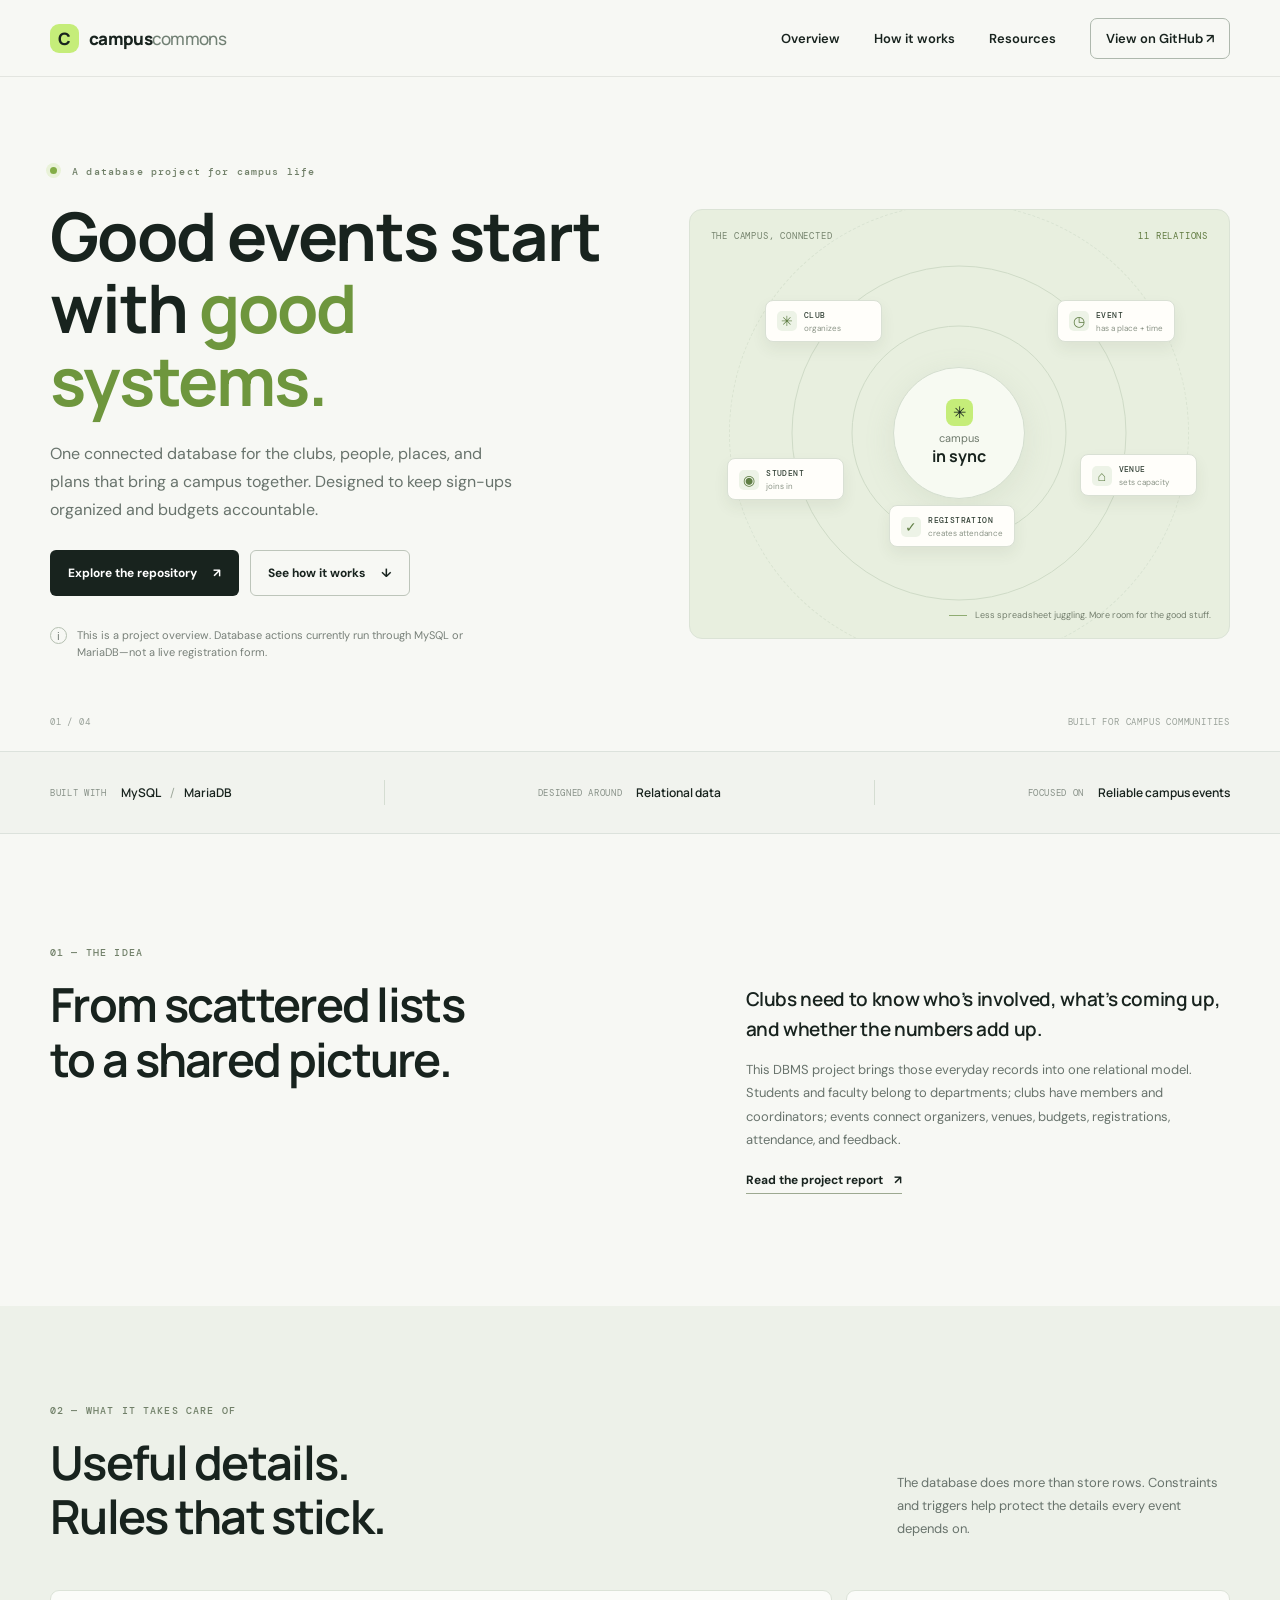
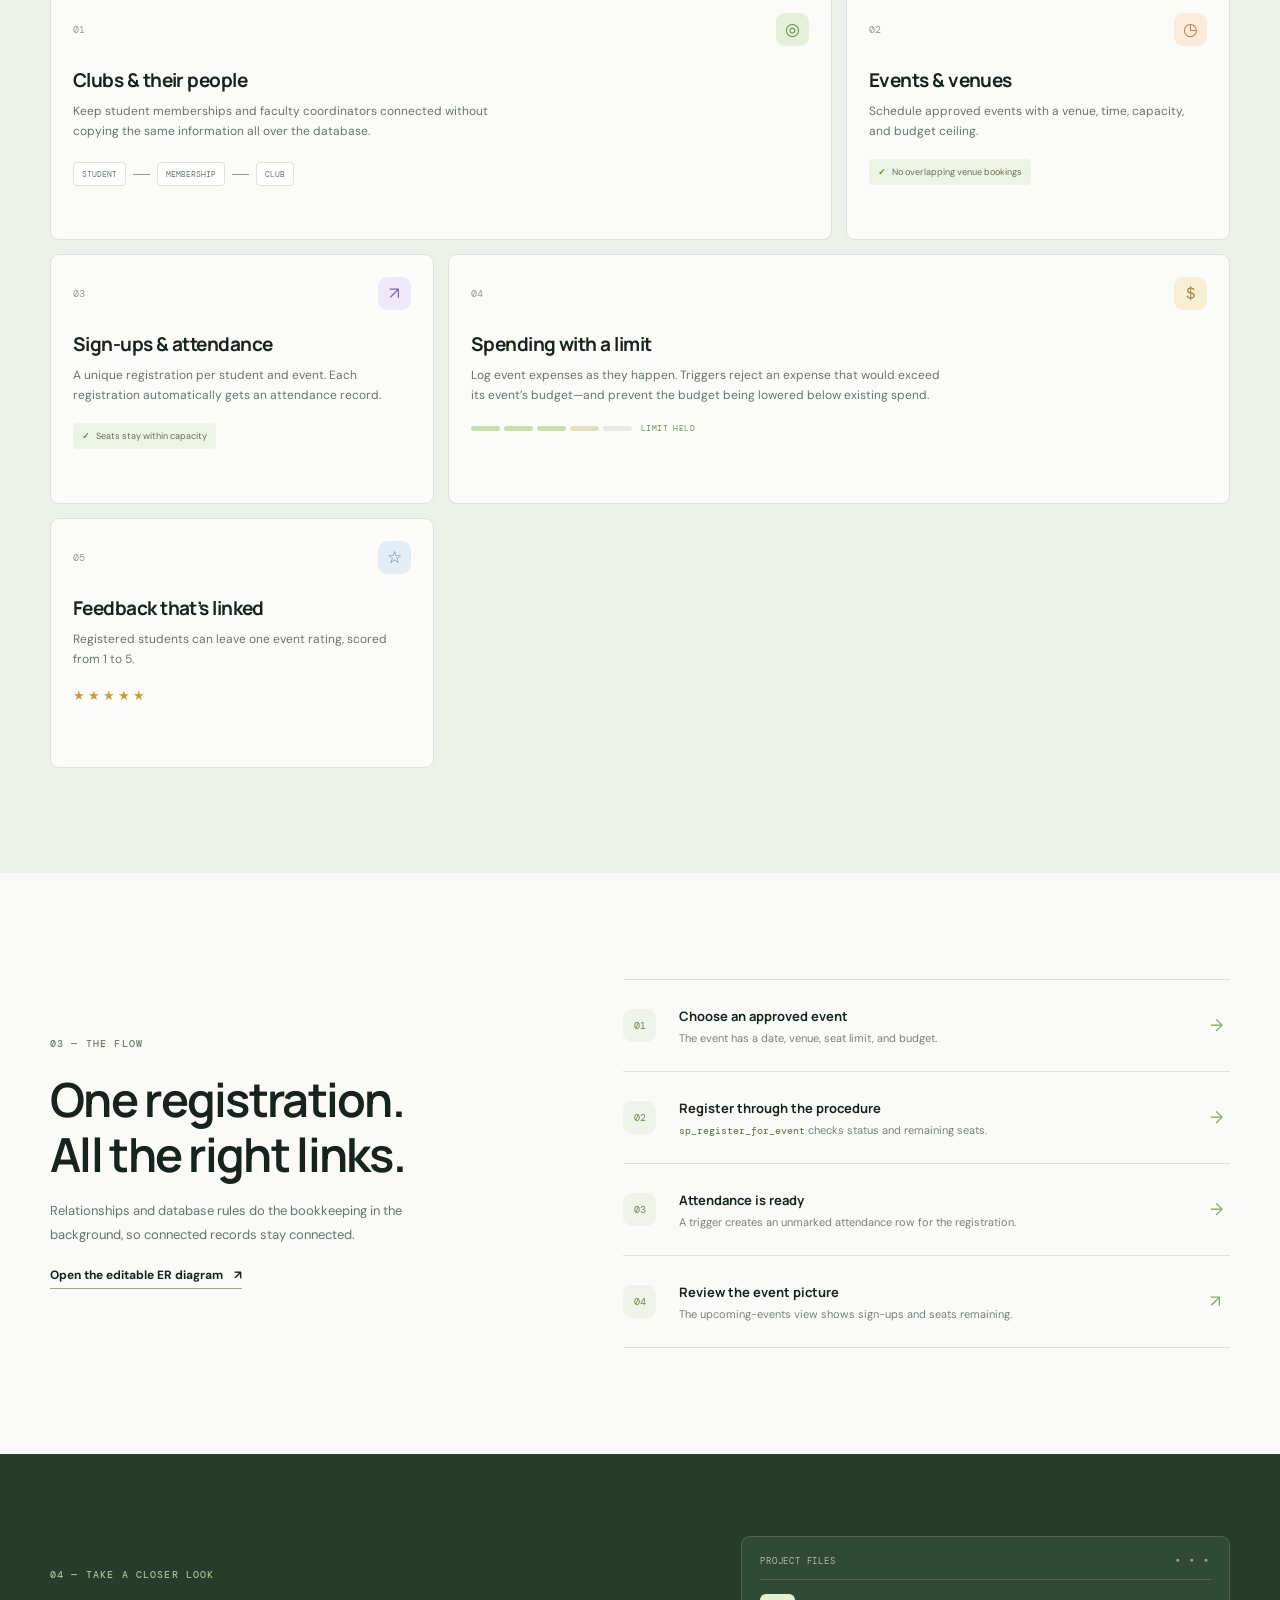
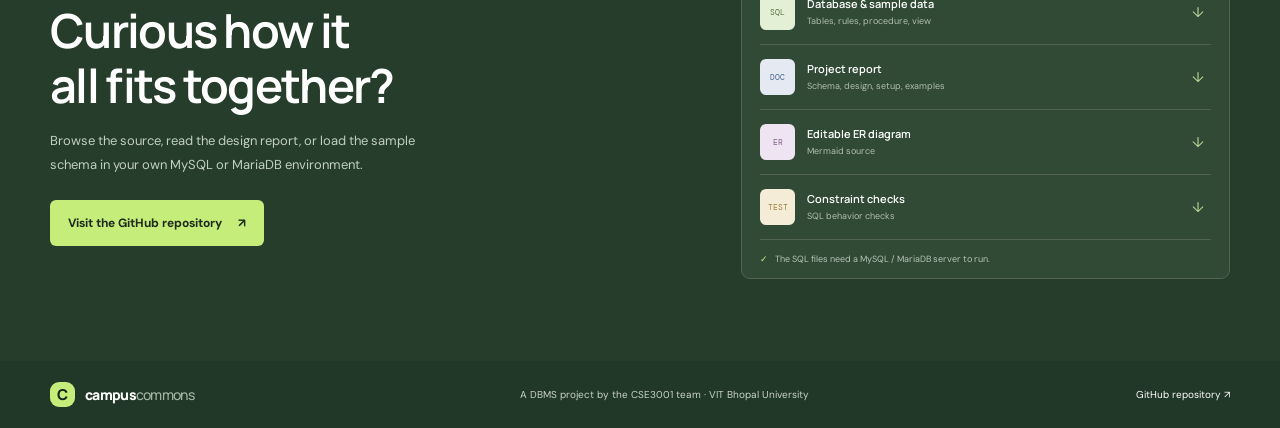
<file: index.html>
<!doctype html>
<html lang="en">
  <head>
    <meta charset="utf-8">
    <meta name="viewport" content="width=device-width, initial-scale=1">
    <meta name="theme-color" content="#f7f8f4">
    <meta
      name="description"
      content="Explore the Campus Event & Club Management System, a MySQL and MariaDB database project for organizing clubs, events, registrations, attendance, and budgets."
    >
    <title>Campus Event & Club Management System</title>
    <link rel="preconnect" href="https://fonts.googleapis.com">
    <link rel="preconnect" href="https://fonts.gstatic.com" crossorigin>
    <link
      href="https://fonts.googleapis.com/css2?family=DM+Mono:wght@400;500&family=DM+Sans:wght@400;500;600;700&family=Manrope:wght@400;500;600;700;800&display=swap"
      rel="stylesheet"
    >
    <link rel="stylesheet" href="styles.css">
    <script src="script.js" defer></script>
  </head>
  <body>
    <a class="skip-link" href="#main">Skip to content</a>
    <header class="site-header">
      <div class="nav-wrap">
        <a class="brand" href="#top" aria-label="Campus Commons home">
          <span class="brand-mark" aria-hidden="true">C</span>
          <span>campus<span class="brand-light">commons</span></span>
        </a>
        <button class="menu-toggle" type="button" aria-expanded="false" aria-controls="site-nav">
          <span class="sr-only">Open navigation</span>
          <span></span><span></span>
        </button>
        <nav id="site-nav" class="site-nav" aria-label="Main navigation">
          <a href="#about">Overview</a>
          <a href="#how-it-works">How it works</a>
          <a href="#resources">Resources</a>
          <a
            class="nav-github"
            href="https://github.com/shreshthsharma-os/DBMS_Project_CampusEvent_and_Club_Management_System"
            target="_blank"
            rel="noreferrer"
          >View on GitHub <span aria-hidden="true">↗</span></a>
        </nav>
      </div>
    </header>

    <main id="main">
      <section class="hero section-shell" id="top">
        <div class="hero-copy">
          <p class="eyebrow"><span class="live-dot"></span> A database project for campus life</p>
          <h1>Good events start<br>with <span>good systems.</span></h1>
          <p class="hero-description">
            One connected database for the clubs, people, places, and plans that bring a campus together.
            Designed to keep sign-ups organized and budgets accountable.
          </p>
          <div class="hero-actions">
            <a class="button button-dark" href="https://github.com/shreshthsharma-os/DBMS_Project_CampusEvent_and_Club_Management_System" target="_blank" rel="noreferrer">
              Explore the repository <span aria-hidden="true">↗</span>
            </a>
            <a class="button button-outline" href="#how-it-works">See how it works <span aria-hidden="true">↓</span></a>
          </div>
          <div class="hero-note">
            <span class="note-icon" aria-hidden="true">i</span>
            <p>This is a project overview. Database actions currently run through MySQL or MariaDB—not a live registration form.</p>
          </div>
        </div>

        <div class="hero-art" aria-label="Illustration of campus clubs, event registrations, and attendance connected in a database">
          <div class="art-topline"><span>THE CAMPUS, CONNECTED</span><span class="art-status">11 RELATIONS</span></div>
          <div class="orbit orbit-one"></div>
          <div class="orbit orbit-two"></div>
          <div class="orbit orbit-three"></div>
          <div class="art-node node-club"><span class="node-icon">✳</span><span>CLUB</span><small>organizes</small></div>
          <div class="art-node node-event"><span class="node-icon">◷</span><span>EVENT</span><small>has a place + time</small></div>
          <div class="art-node node-student"><span class="node-icon">◉</span><span>STUDENT</span><small>joins in</small></div>
          <div class="art-node node-register"><span class="node-icon">✓</span><span>REGISTRATION</span><small>creates attendance</small></div>
          <div class="art-node node-venue"><span class="node-icon">⌂</span><span>VENUE</span><small>sets capacity</small></div>
          <div class="art-center">
            <div class="center-icon">✳</div>
            <span>campus</span>
            <strong>in sync</strong>
          </div>
          <div class="art-caption"><span class="caption-line"></span> Less spreadsheet juggling. More room for the good stuff.</div>
        </div>
        <div class="hero-index"><span>01 / 04</span><span>BUILT FOR CAMPUS COMMUNITIES</span></div>
      </section>

      <section class="trust-strip" aria-label="Project technologies and design">
        <div><span class="strip-label">BUILT WITH</span><strong>MySQL</strong><span class="plus">/</span><strong>MariaDB</strong></div>
        <span class="strip-divider" aria-hidden="true"></span>
        <div><span class="strip-label">DESIGNED AROUND</span><strong>Relational data</strong></div>
        <span class="strip-divider" aria-hidden="true"></span>
        <div><span class="strip-label">FOCUSED ON</span><strong>Reliable campus events</strong></div>
      </section>

      <section class="section-shell overview-section" id="about">
        <div class="section-heading">
          <p class="eyebrow">01 — THE IDEA</p>
          <h2>From scattered lists<br>to a shared picture.</h2>
        </div>
        <div class="overview-copy">
          <p class="large-copy">Clubs need to know who’s involved, what’s coming up, and whether the numbers add up.</p>
          <p>This DBMS project brings those everyday records into one relational model. Students and faculty belong to departments; clubs have members and coordinators; events connect organizers, venues, budgets, registrations, attendance, and feedback.</p>
          <a class="text-link" href="Campus_Event_Club_Management_System_Report.docx">Read the project report <span aria-hidden="true">↗</span></a>
        </div>
      </section>

      <section class="features-section" id="how-it-works">
        <div class="section-shell">
          <div class="section-heading feature-heading">
            <div>
              <p class="eyebrow">02 — WHAT IT TAKES CARE OF</p>
              <h2>Useful details.<br>Rules that stick.</h2>
            </div>
            <p class="heading-aside">The database does more than store rows. Constraints and triggers help protect the details every event depends on.</p>
          </div>
          <div class="feature-grid">
            <article class="feature-card feature-wide">
              <div class="card-top"><span class="feature-number">01</span><span class="feature-symbol symbol-green">◎</span></div>
              <h3>Clubs & their people</h3>
              <p>Keep student memberships and faculty coordinators connected without copying the same information all over the database.</p>
              <div class="mini-relations"><span>STUDENT</span><i></i><span>MEMBERSHIP</span><i></i><span>CLUB</span></div>
            </article>
            <article class="feature-card">
              <div class="card-top"><span class="feature-number">02</span><span class="feature-symbol symbol-peach">◷</span></div>
              <h3>Events & venues</h3>
              <p>Schedule approved events with a venue, time, capacity, and budget ceiling.</p>
              <div class="rule-chip"><span class="rule-check">✓</span> No overlapping venue bookings</div>
            </article>
            <article class="feature-card">
              <div class="card-top"><span class="feature-number">03</span><span class="feature-symbol symbol-lilac">↗</span></div>
              <h3>Sign-ups & attendance</h3>
              <p>A unique registration per student and event. Each registration automatically gets an attendance record.</p>
              <div class="rule-chip"><span class="rule-check">✓</span> Seats stay within capacity</div>
            </article>
            <article class="feature-card feature-wide feature-budget">
              <div class="card-top"><span class="feature-number">04</span><span class="feature-symbol symbol-yellow">＄</span></div>
              <h3>Spending with a limit</h3>
              <p>Log event expenses as they happen. Triggers reject an expense that would exceed its event’s budget—and prevent the budget being lowered below existing spend.</p>
              <div class="budget-meter"><span></span><span></span><span></span><span></span><span></span><b>LIMIT HELD</b></div>
            </article>
            <article class="feature-card">
              <div class="card-top"><span class="feature-number">05</span><span class="feature-symbol symbol-blue">☆</span></div>
              <h3>Feedback that’s linked</h3>
              <p>Registered students can leave one event rating, scored from 1 to 5.</p>
              <div class="rating-sample" aria-label="Example five-star rating">★★★★★</div>
            </article>
          </div>
        </div>
      </section>

      <section class="workflow-section">
        <div class="section-shell workflow-shell">
          <div class="workflow-intro">
            <p class="eyebrow">03 — THE FLOW</p>
            <h2>One registration.<br>All the right links.</h2>
            <p>Relationships and database rules do the bookkeeping in the background, so connected records stay connected.</p>
            <a class="text-link" href="docs/er-diagram.mmd">Open the editable ER diagram <span aria-hidden="true">↗</span></a>
          </div>
          <div class="flow-list">
            <div class="flow-step"><span class="flow-icon">01</span><div><strong>Choose an approved event</strong><p>The event has a date, venue, seat limit, and budget.</p></div><span class="flow-arrow">→</span></div>
            <div class="flow-step"><span class="flow-icon">02</span><div><strong>Register through the procedure</strong><p><code>sp_register_for_event</code> checks status and remaining seats.</p></div><span class="flow-arrow">→</span></div>
            <div class="flow-step"><span class="flow-icon">03</span><div><strong>Attendance is ready</strong><p>A trigger creates an unmarked attendance row for the registration.</p></div><span class="flow-arrow">→</span></div>
            <div class="flow-step"><span class="flow-icon">04</span><div><strong>Review the event picture</strong><p>The upcoming-events view shows sign-ups and seats remaining.</p></div><span class="flow-arrow">↗</span></div>
          </div>
        </div>
      </section>

      <section class="start-section" id="resources">
        <div class="section-shell start-shell">
          <div class="start-copy">
            <p class="eyebrow">04 — TAKE A CLOSER LOOK</p>
            <h2>Curious how it<br>all fits together?</h2>
            <p>Browse the source, read the design report, or load the sample schema in your own MySQL or MariaDB environment.</p>
            <a class="button button-light" href="https://github.com/shreshthsharma-os/DBMS_Project_CampusEvent_and_Club_Management_System" target="_blank" rel="noreferrer">
              Visit the GitHub repository <span aria-hidden="true">↗</span>
            </a>
          </div>
          <div class="resource-panel">
            <div class="resource-panel-header"><span>PROJECT FILES</span><span class="resource-dots">● ● ●</span></div>
            <a class="resource-row" href="campus_event_club_management.sql">
              <span class="file-icon file-sql">SQL</span><span><strong>Database & sample data</strong><small>Tables, rules, procedure, view</small></span><span class="resource-arrow">↓</span>
            </a>
            <a class="resource-row" href="Campus_Event_Club_Management_System_Report.docx">
              <span class="file-icon file-doc">DOC</span><span><strong>Project report</strong><small>Schema, design, setup, examples</small></span><span class="resource-arrow">↓</span>
            </a>
            <a class="resource-row" href="docs/er-diagram.mmd">
              <span class="file-icon file-mmd">ER</span><span><strong>Editable ER diagram</strong><small>Mermaid source</small></span><span class="resource-arrow">↓</span>
            </a>
            <a class="resource-row" href="tests/constraint_checks.sql">
              <span class="file-icon file-test">TEST</span><span><strong>Constraint checks</strong><small>SQL behavior checks</small></span><span class="resource-arrow">↓</span>
            </a>
            <div class="resource-footnote"><span class="footnote-check">✓</span> The SQL files need a MySQL / MariaDB server to run.</div>
          </div>
        </div>
      </section>
    </main>

    <footer class="site-footer">
      <div class="section-shell footer-inner">
        <a class="brand footer-brand" href="#top"><span class="brand-mark" aria-hidden="true">C</span><span>campus<span class="brand-light">commons</span></span></a>
        <p>A DBMS project by the CSE3001 team · VIT Bhopal University</p>
        <a class="footer-link" href="https://github.com/shreshthsharma-os/DBMS_Project_CampusEvent_and_Club_Management_System" target="_blank" rel="noreferrer">GitHub repository ↗</a>
      </div>
    </footer>
  </body>
</html>
</file>
<file: styles.css>
:root {
  color-scheme: light;
  --ink: #18231e;
  --muted: #68736c;
  --paper: #f7f8f4;
  --white: #fff;
  --line: #dce2dc;
  --green: #c5ed79;
  --deep-green: #263d2b;
  --serif: "Manrope", "DM Sans", sans-serif;
  --sans: "DM Sans", Arial, sans-serif;
  --mono: "DM Mono", monospace;
}

* { box-sizing: border-box; }
html { scroll-behavior: smooth; }
body {
  margin: 0;
  background: var(--paper);
  color: var(--ink);
  font-family: var(--sans);
  -webkit-font-smoothing: antialiased;
}
a { color: inherit; }
.section-shell, .nav-wrap { width: min(1180px, calc(100% - 64px)); margin-inline: auto; }
.skip-link, .sr-only {
  position: absolute; width: 1px; height: 1px; padding: 0; margin: -1px;
  overflow: hidden; clip: rect(0, 0, 0, 0); white-space: nowrap; border: 0;
}
.skip-link:focus { width: auto; height: auto; clip: auto; margin: 12px; padding: 12px; z-index: 10; background: white; }
.site-header { border-bottom: 1px solid rgba(24, 35, 30, .09); }
.nav-wrap { min-height: 76px; display: flex; align-items: center; justify-content: space-between; }
.brand { display: inline-flex; align-items: center; gap: 10px; font: 800 17px var(--serif); text-decoration: none; letter-spacing: -.7px; }
.brand-mark { width: 29px; height: 29px; display: grid; place-items: center; border-radius: 9px; color: var(--ink); background: var(--green); font: 800 17px var(--serif); }
.brand-light { color: #718074; font-weight: 500; }
.site-nav { display: flex; align-items: center; gap: 34px; font-size: 13px; font-weight: 600; }
.site-nav a { text-decoration: none; }
.site-nav a:not(.nav-github):hover, .footer-link:hover, .text-link:hover { color: #55733d; }
.site-nav .nav-github { padding: 11px 15px; border: 1px solid #aeb8ad; border-radius: 7px; }
.site-nav .nav-github:hover { background: var(--ink); color: white; border-color: var(--ink); }
.menu-toggle { display: none; }

.hero { position: relative; min-height: 600px; padding-top: 88px; padding-bottom: 68px; display: grid; grid-template-columns: 1fr .92fr; align-items: center; gap: 50px; }
.hero-copy { padding-bottom: 22px; }
.eyebrow { margin: 0 0 22px; color: #718069; font: 500 10px var(--mono); letter-spacing: 1.15px; }
.live-dot { display: inline-block; width: 7px; height: 7px; border-radius: 50%; margin: 0 8px 1px 0; background: #83ad46; box-shadow: 0 0 0 4px #e9f2d8; }
h1, h2, h3, p { margin-top: 0; }
h1, h2, h3 { font-family: var(--serif); letter-spacing: -1.7px; }
h1 { margin: 0; max-width: 620px; font-size: clamp(43px, 5.4vw, 67px); line-height: 1.08; font-weight: 700; }
h1 span { color: #6e963d; }
.hero-description { max-width: 475px; margin: 23px 0 26px; color: var(--muted); font-size: 16px; line-height: 1.75; }
.hero-actions { display: flex; flex-wrap: wrap; gap: 11px; }
.button { min-height: 46px; padding: 0 17px; display: inline-flex; justify-content: center; align-items: center; gap: 16px; border: 1px solid transparent; border-radius: 6px; font-size: 12px; font-weight: 700; text-decoration: none; transition: transform .18s ease, background .18s ease; }
.button:hover { transform: translateY(-2px); }
.button-dark { background: var(--ink); color: white; }
.button-dark:hover { background: #35483b; }
.button-outline { border-color: #bdc5ba; background: transparent; }
.button-outline:hover { background: white; }
.hero-note { max-width: 440px; margin-top: 31px; display: flex; align-items: flex-start; gap: 10px; color: #788079; }
.hero-note p { margin: 0; font-size: 11px; line-height: 1.55; }
.note-icon { flex: 0 0 17px; width: 17px; height: 17px; display: grid; place-items: center; border: 1px solid #b5c0b1; border-radius: 50%; font: 500 11px var(--serif); }
.hero-index { position: absolute; bottom: 23px; left: 0; right: 0; display: flex; justify-content: space-between; color: #9aa29a; font: 9px var(--mono); letter-spacing: .8px; }

.hero-art { position: relative; min-height: 430px; overflow: hidden; border: 1px solid #dbe3d6; border-radius: 13px; background: #e8efdf; }
.art-topline { position: absolute; top: 20px; left: 21px; right: 21px; display: flex; justify-content: space-between; color: #76846e; font: 9px var(--mono); letter-spacing: .8px; }
.art-status { color: #607a40; }
.orbit { position: absolute; left: 50%; top: 52%; border: 1px solid #cfdbc7; border-radius: 50%; transform: translate(-50%, -50%); }
.orbit-one { width: 215px; height: 215px; }
.orbit-two { width: 335px; height: 335px; }
.orbit-three { width: 460px; height: 460px; border-style: dashed; opacity: .58; }
.art-center { position: absolute; left: 50%; top: 52%; width: 132px; height: 132px; display: flex; flex-direction: column; align-items: center; justify-content: center; border: 1px solid #d4decf; border-radius: 50%; background: #f7faf2; box-shadow: 0 8px 30px #94a88828; transform: translate(-50%, -50%); }
.art-center span { margin-top: 5px; color: #6d786b; font-size: 11px; }
.art-center strong { font: 700 16px var(--serif); }
.center-icon { width: 27px; height: 27px; display: grid; place-items: center; border-radius: 8px; background: var(--green); font-size: 16px; }
.art-node { position: absolute; z-index: 1; min-width: 117px; padding: 9px 11px 8px; display: grid; grid-template-columns: 20px 1fr; align-items: center; column-gap: 7px; border: 1px solid #d9e0d4; border-radius: 8px; background: #fffefa; box-shadow: 0 7px 15px #334b2b12; }
.art-node > span:nth-child(2) { color: #354338; font: 500 8px var(--mono); letter-spacing: .4px; }
.art-node small { grid-column: 2; margin-top: 3px; color: #8b9487; font-size: 8px; }
.node-icon { grid-row: span 2; width: 20px; height: 20px; display: grid; place-items: center; border-radius: 5px; background: #edf3e7; color: #607e45; font-size: 14px; }
.node-club { top: 21%; left: 14%; }
.node-event { top: 21%; right: 10%; }
.node-student { top: 58%; left: 7%; }
.node-register { top: 69%; left: 37%; }
.node-venue { top: 57%; right: 6%; }
.art-caption { position: absolute; right: 18px; bottom: 17px; display: flex; align-items: center; gap: 8px; color: #75806f; font-size: 9px; }
.caption-line { width: 18px; height: 1px; background: #8fac72; }

.trust-strip { min-height: 83px; padding-inline: max(32px, calc((100% - 1180px) / 2)); display: flex; justify-content: space-between; align-items: center; gap: 20px; border-block: 1px solid var(--line); background: #f1f3ee; }
.trust-strip > div { display: flex; align-items: center; gap: 9px; white-space: nowrap; }
.strip-label { margin-right: 5px; color: #889188; font: 9px var(--mono); letter-spacing: .65px; }
.trust-strip strong { font: 600 12px var(--serif); }
.plus { color: #9da79a; font-size: 12px; }
.strip-divider { width: 1px; height: 25px; background: #d5ddd2; }

.overview-section { padding-block: 112px; display: grid; grid-template-columns: 1fr .8fr; gap: 90px; }
.section-heading .eyebrow { margin-bottom: 18px; }
h2 { margin: 0; font-size: clamp(34px, 4vw, 47px); line-height: 1.16; font-weight: 650; }
.overview-copy { padding-top: 39px; }
.large-copy { margin-bottom: 14px; font: 600 19px/1.55 var(--serif); letter-spacing: -.35px; }
.overview-copy > p:not(.large-copy) { color: var(--muted); font-size: 13px; line-height: 1.8; }
.text-link { display: inline-flex; gap: 11px; align-items: center; margin-top: 7px; padding-bottom: 5px; border-bottom: 1px solid #9da991; font-size: 12px; font-weight: 700; text-decoration: none; }

.features-section { padding-block: 98px 105px; background: #edf1e9; }
.feature-heading { margin-bottom: 46px; display: flex; align-items: end; justify-content: space-between; gap: 40px; }
.heading-aside { max-width: 330px; margin: 0 3px 3px 0; color: var(--muted); font-size: 13px; line-height: 1.75; }
.feature-grid { display: grid; grid-template-columns: repeat(3, 1fr); gap: 14px; }
.feature-card { min-height: 250px; padding: 22px 22px 19px; border: 1px solid #dce3d8; border-radius: 9px; background: #fbfcf9; }
.feature-wide { grid-column: span 2; }
.card-top { display: flex; justify-content: space-between; align-items: center; }
.feature-number { color: #919b90; font: 10px var(--mono); }
.feature-symbol { width: 33px; height: 33px; display: grid; place-items: center; border-radius: 9px; font-size: 17px; }
.symbol-green { background: #e6f0d9; color: #638744; }
.symbol-peach { background: #fbebdc; color: #bb7843; }
.symbol-lilac { background: #eee9f8; color: #7d69a0; }
.symbol-yellow { background: #f5f0d4; color: #9c8538; }
.symbol-blue { background: #e4edf5; color: #5d809b; }
.feature-card h3 { margin: 21px 0 8px; font-size: 19px; letter-spacing: -.55px; }
.feature-card p { max-width: 425px; margin-bottom: 18px; color: var(--muted); font-size: 12px; line-height: 1.7; }
.mini-relations { display: flex; align-items: center; gap: 7px; margin-top: 21px; }
.mini-relations span { padding: 6px 8px; border: 1px solid #dde5d7; border-radius: 4px; background: white; color: #697767; font: 8px var(--mono); }
.mini-relations i { width: 17px; border-top: 1px solid #8da27c; }
.rule-chip { width: fit-content; padding: 7px 9px; border-radius: 4px; background: #eef3e7; color: #627352; font-size: 9px; }
.rule-check { margin-right: 4px; color: #68913d; font-weight: 700; }
.feature-budget p { max-width: 470px; }
.budget-meter { display: flex; align-items: center; gap: 4px; }
.budget-meter span { width: 29px; height: 5px; border-radius: 5px; background: #c8dfaa; }
.budget-meter span:nth-child(4) { background: #e4dfc1; }
.budget-meter span:nth-child(5) { background: #e8e9e3; }
.budget-meter b { margin-left: 5px; color: #718c52; font: 8px var(--mono); letter-spacing: .4px; }
.rating-sample { color: #c99b3b; letter-spacing: 3px; font-size: 13px; }

.workflow-section { padding-block: 106px; background: #fafbf8; }
.workflow-shell { display: grid; grid-template-columns: .78fr 1fr; gap: 100px; align-items: center; }
.workflow-intro > p:not(.eyebrow) { max-width: 365px; margin-top: 18px; color: var(--muted); font-size: 13px; line-height: 1.8; }
.workflow-intro .text-link { margin-top: 8px; }
.flow-list { border-top: 1px solid var(--line); }
.flow-step { min-height: 92px; display: grid; grid-template-columns: 43px 1fr 20px; gap: 13px; align-items: center; border-bottom: 1px solid var(--line); }
.flow-icon { width: 33px; height: 33px; display: grid; place-items: center; border-radius: 9px; background: #eff3e9; color: #6d8750; font: 10px var(--mono); }
.flow-step strong { font: 700 13px var(--serif); }
.flow-step p { margin: 5px 0 0; color: #788178; font-size: 11px; }
.flow-step code { color: #576e3f; font: 10px var(--mono); }
.flow-arrow { color: #89a96a; font-size: 17px; }

.start-section { padding-block: 82px; background: var(--deep-green); color: white; }
.start-shell { display: grid; grid-template-columns: 1fr .82fr; gap: 95px; align-items: center; }
.start-copy .eyebrow { color: #a8bc93; }
.start-copy h2 { color: white; }
.start-copy > p:not(.eyebrow) { max-width: 405px; margin: 17px 0 24px; color: #c2cfc1; font-size: 13px; line-height: 1.8; }
.button-light { background: var(--green); color: #1e2b1e; }
.button-light:hover { background: #d7f3a6; }
.resource-panel { padding: 14px 18px 10px; border: 1px solid #526554; border-radius: 9px; background: #304a35; }
.resource-panel-header { padding: 4px 0 12px; display: flex; justify-content: space-between; color: #aebeaa; font: 9px var(--mono); letter-spacing: .8px; }
.resource-dots { color: #94aa7f; font-size: 7px; letter-spacing: 3px; }
.resource-row { min-height: 65px; display: flex; align-items: center; gap: 12px; border-top: 1px solid #506451; color: white; text-decoration: none; }
.resource-row:hover { background: #3a5740; }
.file-icon { width: 35px; height: 36px; flex: 0 0 35px; display: grid; place-items: center; border-radius: 6px; font: 8px var(--mono); }
.file-sql { background: #e4f0d6; color: #557641; }
.file-doc { background: #e5eaf2; color: #4f6990; }
.file-mmd { background: #efe5f2; color: #83628b; }
.file-test { background: #f5ecd8; color: #9d7d3e; }
.resource-row > span:nth-child(2) { display: flex; flex: 1; flex-direction: column; gap: 4px; }
.resource-row strong { font: 600 11px var(--serif); }
.resource-row small { color: #b1bfb1; font-size: 9px; }
.resource-arrow { padding-inline: 7px; color: #bad296; font-size: 14px; }
.resource-footnote { padding: 13px 0 3px; border-top: 1px solid #506451; color: #b7c4b7; font-size: 9px; }
.footnote-check { margin-right: 5px; color: #c5ed79; }

.site-footer { padding-block: 21px; background: #213727; color: #cad4c8; }
.footer-inner { display: flex; align-items: center; justify-content: space-between; gap: 20px; }
.footer-brand { color: white; font-size: 14px; }
.footer-brand .brand-mark { width: 25px; height: 25px; font-size: 15px; }
.footer-brand .brand-light { color: #a6b5a4; }
.footer-inner p, .footer-link { margin: 0; font-size: 10px; }
.footer-link { color: white; text-decoration: none; }

@media (max-width: 900px) {
  .hero { grid-template-columns: 1fr; gap: 27px; padding-top: 65px; }
  .hero-copy { padding-bottom: 0; }
  .hero-art { width: min(100%, 600px); min-height: 415px; margin: auto; }
  .hero-index { bottom: 17px; }
  .overview-section { gap: 45px; }
  .workflow-shell, .start-shell { gap: 50px; }
  .trust-strip { padding-inline: 32px; }
}
@media (max-width: 650px) {
  .section-shell, .nav-wrap { width: min(100% - 38px, 520px); }
  .nav-wrap { min-height: 66px; }
  .menu-toggle { width: 40px; height: 40px; display: grid; align-content: center; justify-items: center; gap: 5px; border: 1px solid var(--line); border-radius: 6px; background: transparent; }
  .menu-toggle span:not(.sr-only) { width: 16px; border-top: 1px solid var(--ink); }
  .site-nav { position: absolute; z-index: 4; top: 66px; left: 0; right: 0; padding: 18px 20px 21px; display: none; flex-direction: column; align-items: stretch; gap: 0; border-bottom: 1px solid var(--line); background: var(--paper); }
  .site-nav.is-open { display: flex; }
  .site-nav a { padding: 12px 5px; }
  .site-nav .nav-github { margin-top: 8px; text-align: center; }
  .hero { padding-top: 48px; padding-bottom: 66px; }
  h1 { font-size: clamp(41px, 12vw, 58px); }
  .hero-description { font-size: 14px; }
  .hero-art { min-height: 355px; }
  .art-node { transform: scale(.84); }
  .node-club { left: 2%; }
  .node-event { right: 0; }
  .node-student { left: -3%; }
  .node-register { left: 30%; }
  .node-venue { right: -4%; }
  .orbit-three { width: 390px; height: 390px; }
  .art-caption { right: 9px; bottom: 11px; font-size: 8px; }
  .trust-strip { min-height: auto; padding: 19px; align-items: flex-start; flex-direction: column; gap: 15px; }
  .trust-strip > div { width: 100%; }
  .strip-divider { width: 100%; height: 1px; }
  .overview-section { padding-block: 70px; grid-template-columns: 1fr; gap: 8px; }
  .overview-copy { padding-top: 15px; }
  .features-section, .workflow-section { padding-block: 70px; }
  .feature-heading { margin-bottom: 30px; align-items: flex-start; flex-direction: column; gap: 15px; }
  .feature-grid { grid-template-columns: 1fr; }
  .feature-wide { grid-column: auto; }
  .feature-card { min-height: 223px; }
  .workflow-shell, .start-shell { grid-template-columns: 1fr; gap: 35px; }
  .flow-step { grid-template-columns: 37px 1fr 15px; gap: 9px; }
  .flow-step p { max-width: 280px; line-height: 1.5; }
  .start-section { padding-block: 65px; }
  .footer-inner { align-items: flex-start; flex-direction: column; gap: 12px; }
  .footer-inner p { order: 2; }
}
@media (prefers-reduced-motion: reduce) {
  html { scroll-behavior: auto; }
  *, *::before, *::after { transition-duration: .01ms !important; animation-duration: .01ms !important; }
}
</file>
